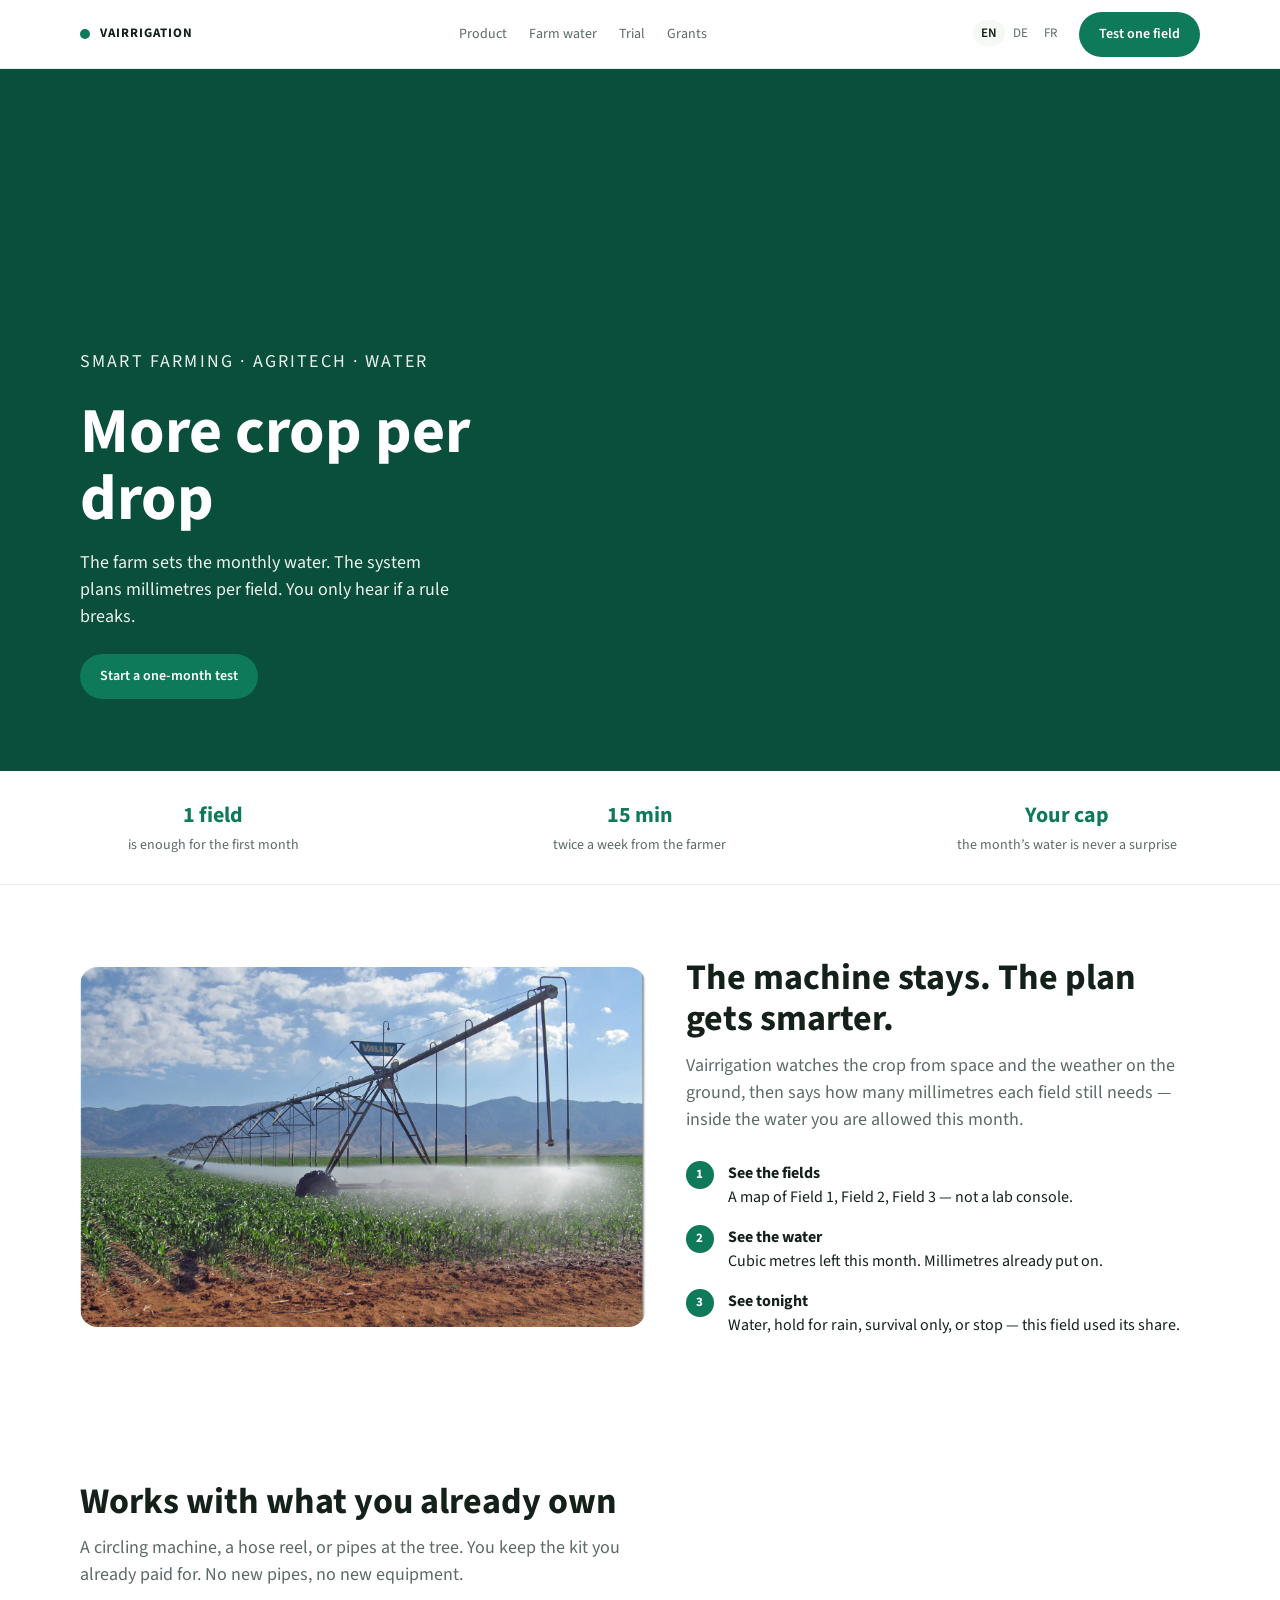
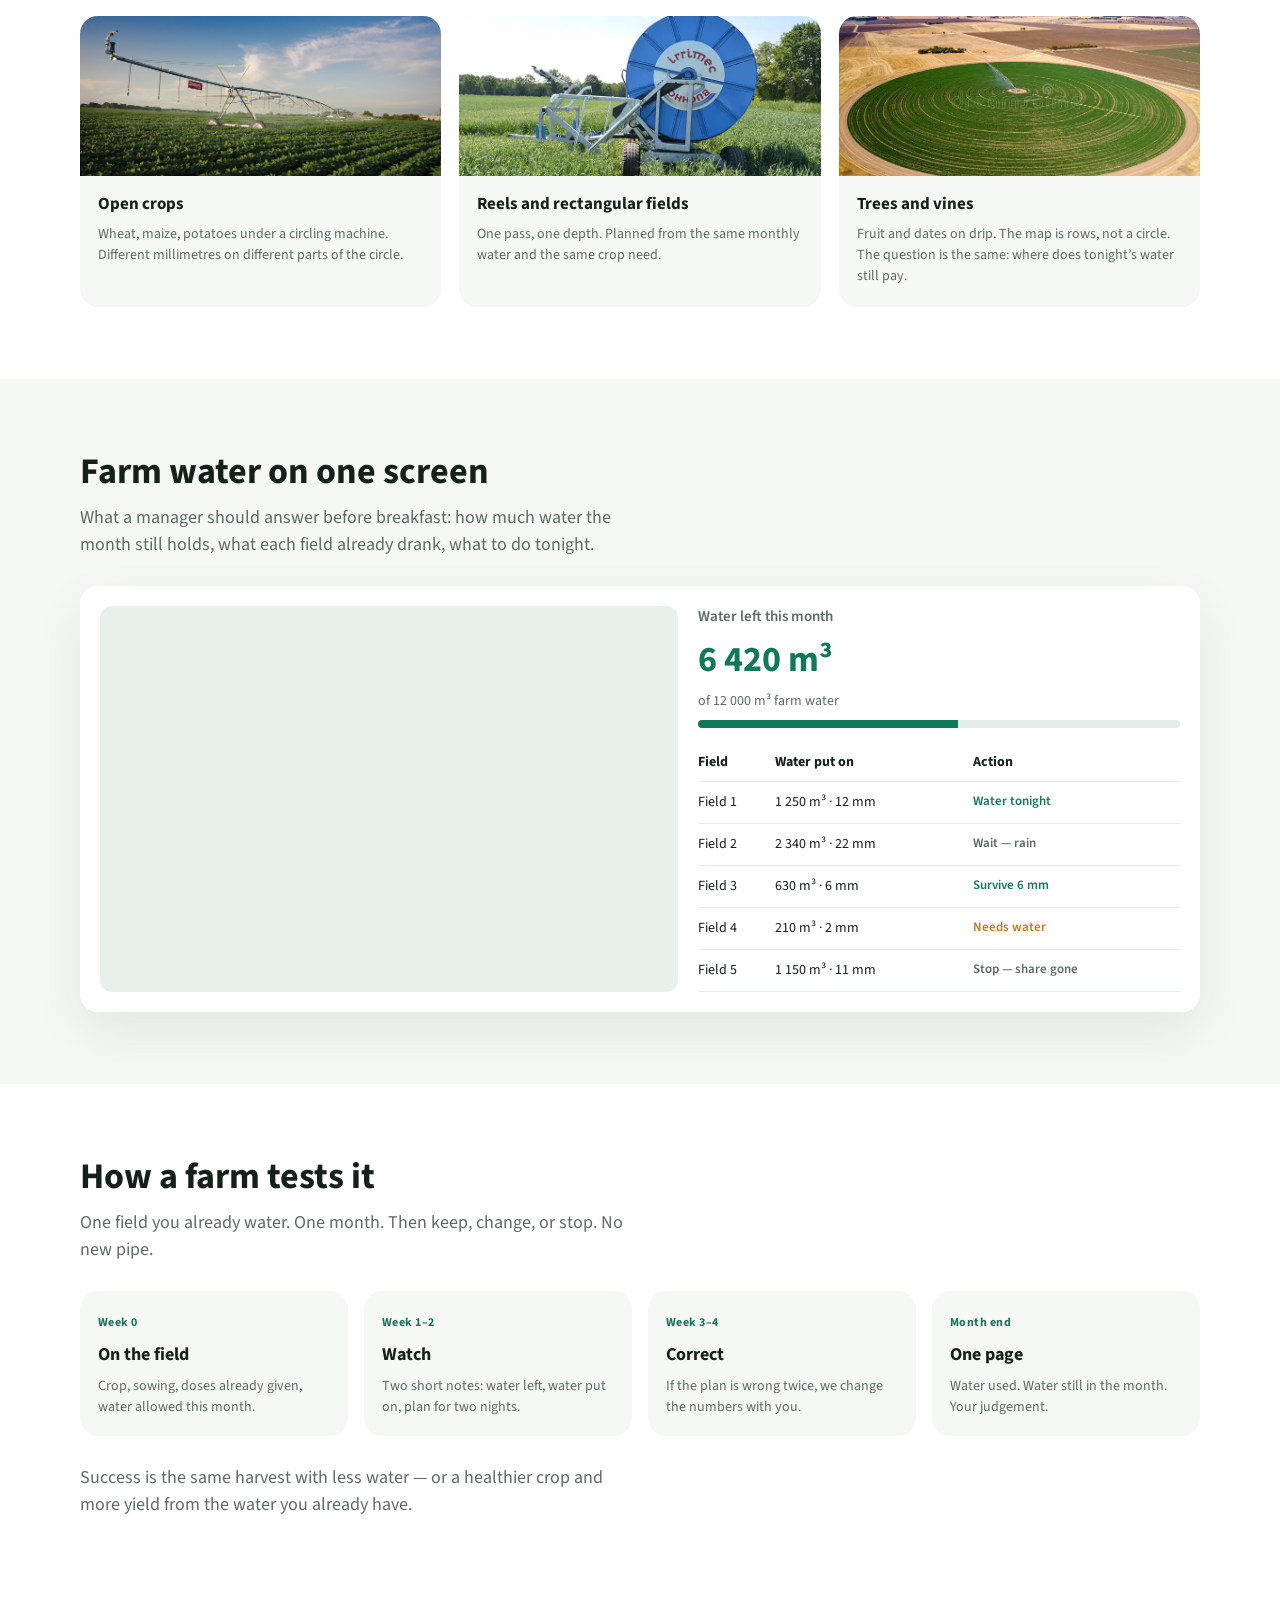
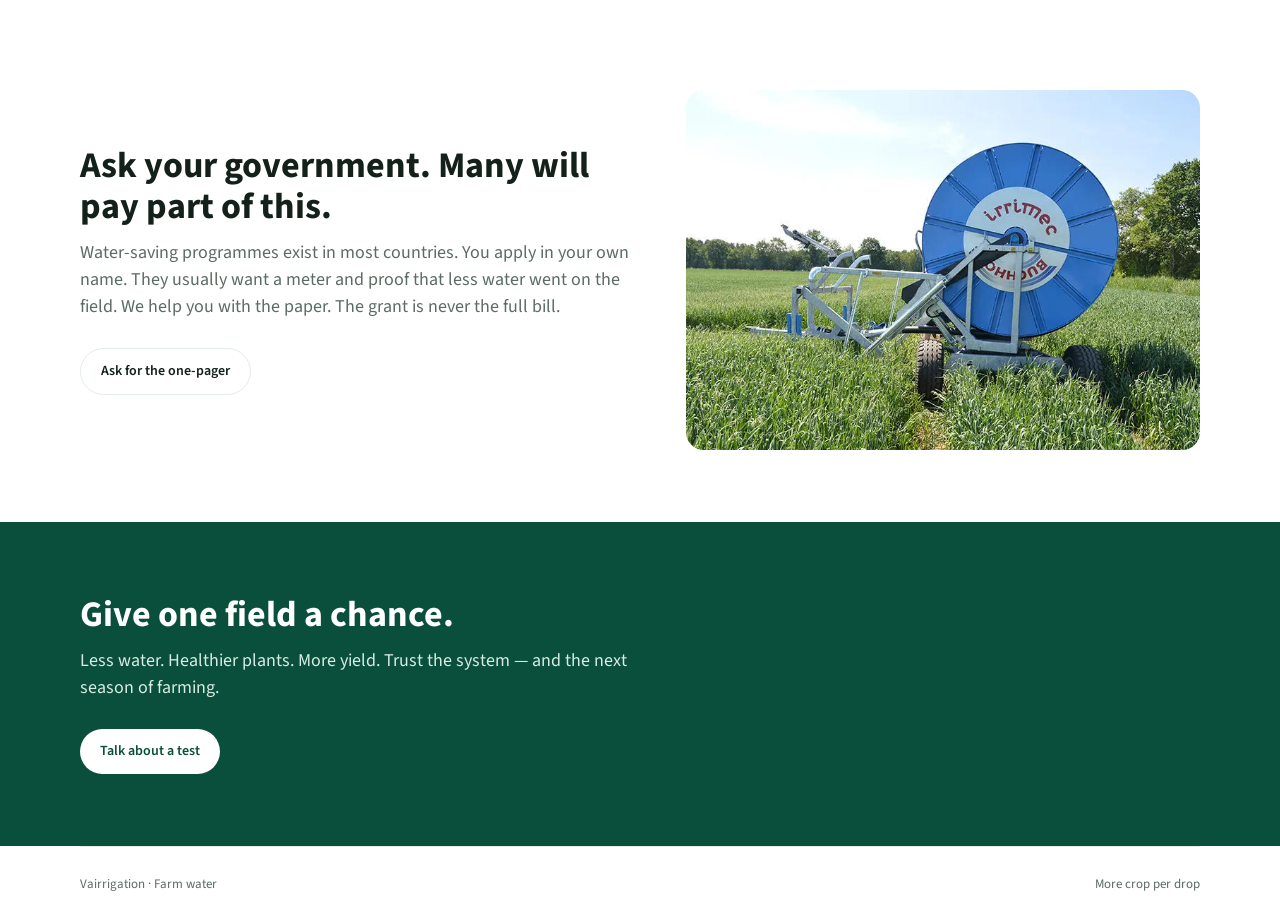
<file: index.html>
<!DOCTYPE html>
<html lang="en">
<head>
  <meta charset="utf-8" />
  <meta name="viewport" content="width=device-width, initial-scale=1" />
  <title>Vairrigation — More crop per drop</title>
  <link rel="preconnect" href="https://fonts.googleapis.com" />
  <link href="https://fonts.googleapis.com/css2?family=Source+Sans+3:wght@400;500;600;700&display=swap" rel="stylesheet" />
  <link rel="stylesheet" href="styles.css" />
</head>
<body>
  <nav>
    <div class="wrap">
      <a class="brand" href="#top"><i></i> VAIRRIGATION</a>
      <ul>
        <li><a href="#product">Product</a></li>
        <li><a href="#water">Farm water</a></li>
        <li><a href="#trial">Trial</a></li>
        <li><a href="#grants">Grants</a></li>
      </ul>
      <div class="nav-right">
        <div class="lang"><a class="on" href="index.html">EN</a><a href="de.html">DE</a><a href="fr.html">FR</a></div>
        <a class="btn" href="#trial">Test one field</a>
      </div>
    </div>
  </nav>

  <header class="hero" id="top">
    <div class="hero-bg" aria-hidden="true">
      <div class="hero-slide s1"></div>
      <div class="hero-slide s2"></div>
      <div class="hero-slide s3"></div>
    </div>
    <div class="wrap">
      <p class="kicker">Smart farming · Agritech · Water</p>
      <h1>More crop per drop</h1>
      <p>The farm sets the monthly water. The system plans millimetres per field. You only hear if a rule breaks.</p>
      <div class="hero-actions">
        <a class="btn" href="#trial">Start a one-month test</a>
      </div>
    </div>
  </header>

  <div class="stats">
    <div class="wrap" style="display:contents">
      <div><strong>1 field</strong><span>is enough for the first month</span></div>
      <div><strong>15 min</strong><span>twice a week from the farmer</span></div>
      <div><strong>Your cap</strong><span>the month’s water is never a surprise</span></div>
    </div>
  </div>

  <section id="product">
    <div class="wrap split">
      <img src="images/uNB9n.jpg" alt="Centre pivot watering a crop" />
      <div>
        <h2>The machine stays. The plan gets smarter.</h2>
        <p class="lede">Vairrigation watches the crop from space and the weather on the ground, then says how many millimetres each field still needs — inside the water you are allowed this month.</p>
        <ul class="list">
          <li><span class="num">1</span><div><strong>See the fields</strong><br />A map of Field 1, Field 2, Field 3 — not a lab console.</div></li>
          <li><span class="num">2</span><div><strong>See the water</strong><br />Cubic metres left this month. Millimetres already put on.</div></li>
          <li><span class="num">3</span><div><strong>See tonight</strong><br />Water, hold for rain, survival only, or stop — this field used its share.</div></li>
        </ul>
      </div>
    </div>
  </section>

  <section>
    <div class="wrap">
      <h2>Works with what you already own</h2>
      <p class="lede">A circling machine, a hose reel, or pipes at the tree. You keep the kit you already paid for. No new pipes, no new equipment.</p>
      <div class="cards">
        <article class="card">
          <img src="images/rwv1X.jpg" alt="Circling watering machine" />
          <div>
            <h3>Open crops</h3>
            <p>Wheat, maize, potatoes under a circling machine. Different millimetres on different parts of the circle.</p>
          </div>
        </article>
        <article class="card">
          <img src="images/AExFt.jpg" alt="Hose reel in a cereal field" />
          <div>
            <h3>Reels and rectangular fields</h3>
            <p>One pass, one depth. Planned from the same monthly water and the same crop need.</p>
          </div>
        </article>
        <article class="card">
          <img src="images/iKPam.jpg" alt="Circular irrigated field" />
          <div>
            <h3>Trees and vines</h3>
            <p>Fruit and dates on drip. The map is rows, not a circle. The question is the same: where does tonight’s water still pay.</p>
          </div>
        </article>
      </div>
    </div>
  </section>

  <section class="dash" id="water">
    <div class="wrap">
      <h2>Farm water on one screen</h2>
      <p class="lede">What a manager should answer before breakfast: how much water the month still holds, what each field already drank, what to do tonight.</p>
      <div class="dash-frame">
        <div class="dash-map">        </div>
        <div class="dash-side">
          <h3>Water left this month</h3>
          <div class="big">6 420 m³</div>
          <p style="color:var(--muted);font-size:14px">of 12 000 m³ farm water</p>
          <div class="bar"><span></span></div>
          <table>
            <thead>
              <tr><th>Field</th><th>Water put on</th><th>Action</th></tr>
            </thead>
            <tbody>
              <tr><td>Field 1</td><td>1 250 m³ · 12 mm</td><td class="tag go">Water tonight</td></tr>
              <tr><td>Field 2</td><td>2 340 m³ · 22 mm</td><td class="tag wait">Wait — rain</td></tr>
              <tr><td>Field 3</td><td>630 m³ · 6 mm</td><td class="tag go">Survive 6 mm</td></tr>
              <tr><td>Field 4</td><td>210 m³ · 2 mm</td><td class="tag alert">Needs water</td></tr>
              <tr><td>Field 5</td><td>1 150 m³ · 11 mm</td><td class="tag wait">Stop — share gone</td></tr>
            </tbody>
          </table>
        </div>
      </div>
    </div>
  </section>

  <section id="trial">
    <div class="wrap">
      <h2>How a farm tests it</h2>
      <p class="lede">One field you already water. One month. Then keep, change, or stop. No new pipe.</p>
      <div class="steps">
        <div class="step"><span>Week 0</span><h3>On the field</h3><p>Crop, sowing, doses already given, water allowed this month.</p></div>
        <div class="step"><span>Week 1–2</span><h3>Watch</h3><p>Two short notes: water left, water put on, plan for two nights.</p></div>
        <div class="step"><span>Week 3–4</span><h3>Correct</h3><p>If the plan is wrong twice, we change the numbers with you.</p></div>
        <div class="step"><span>Month end</span><h3>One page</h3><p>Water used. Water still in the month. Your judgement.</p></div>
      </div>
      <p class="lede" style="margin-top:28px">Success is the same harvest with less water — or a healthier crop and more yield from the water you already have.</p>
    </div>
  </section>

  <section id="grants">
    <div class="wrap split">
      <div>
        <h2>Ask your government. Many will pay part of this.</h2>
        <p class="lede">Water-saving programmes exist in most countries. You apply in your own name. They usually want a meter and proof that less water went on the field. We help you with the paper. The grant is never the full bill.</p>
        <a class="btn ghost" href="mailto:hello@vairrigation.com">Ask for the one-pager</a>
      </div>
      <img src="images/AExFt.jpg" alt="Irrigation reel" />
    </div>
  </section>

  <section class="cta">
    <div class="wrap">
      <h2>Give one field a chance.</h2>
      <p class="lede">Less water. Healthier plants. More yield. Trust the system — and the next season of farming.</p>
      <a class="btn" href="mailto:hello@vairrigation.com">Talk about a test</a>
    </div>
  </section>

  <div class="wrap">
    <footer>
      <span>Vairrigation · Farm water</span>
      <span>More crop per drop</span>
    </footer>
  </div>
</body>
</html>
</file>
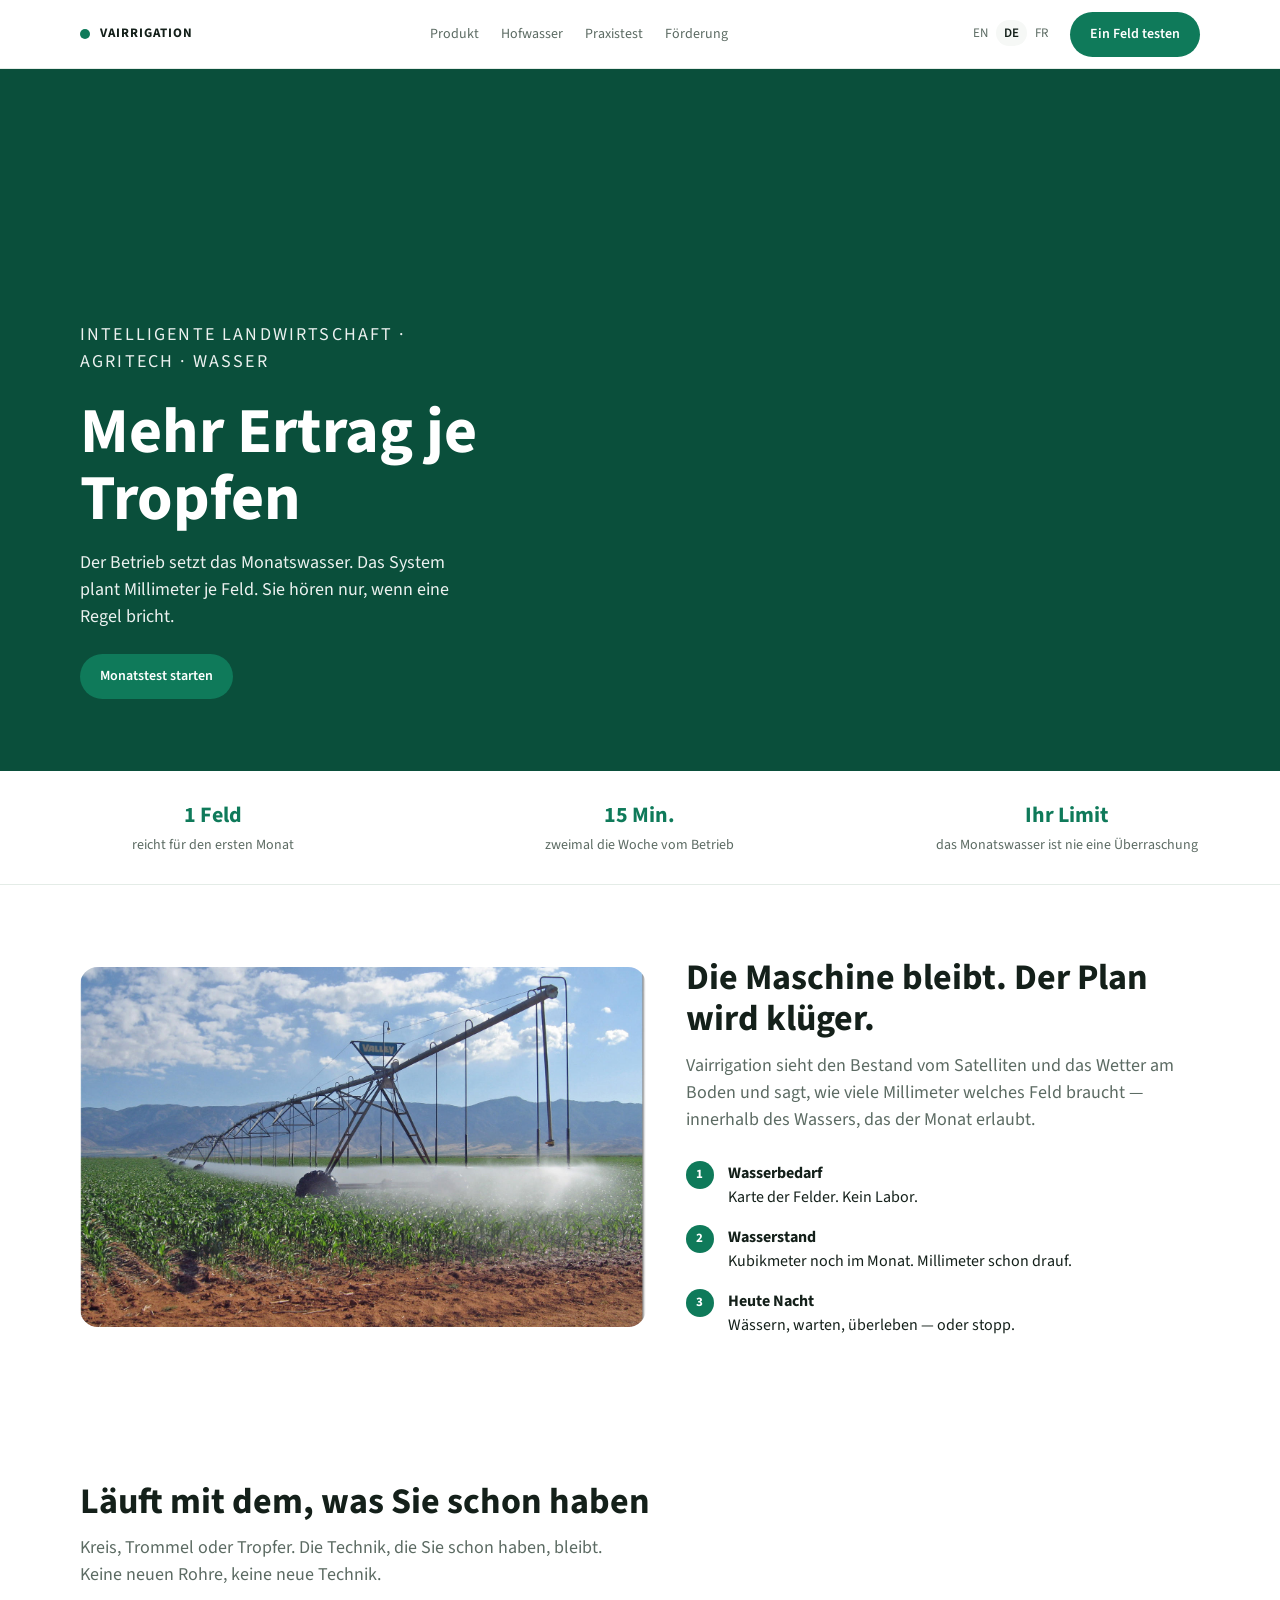
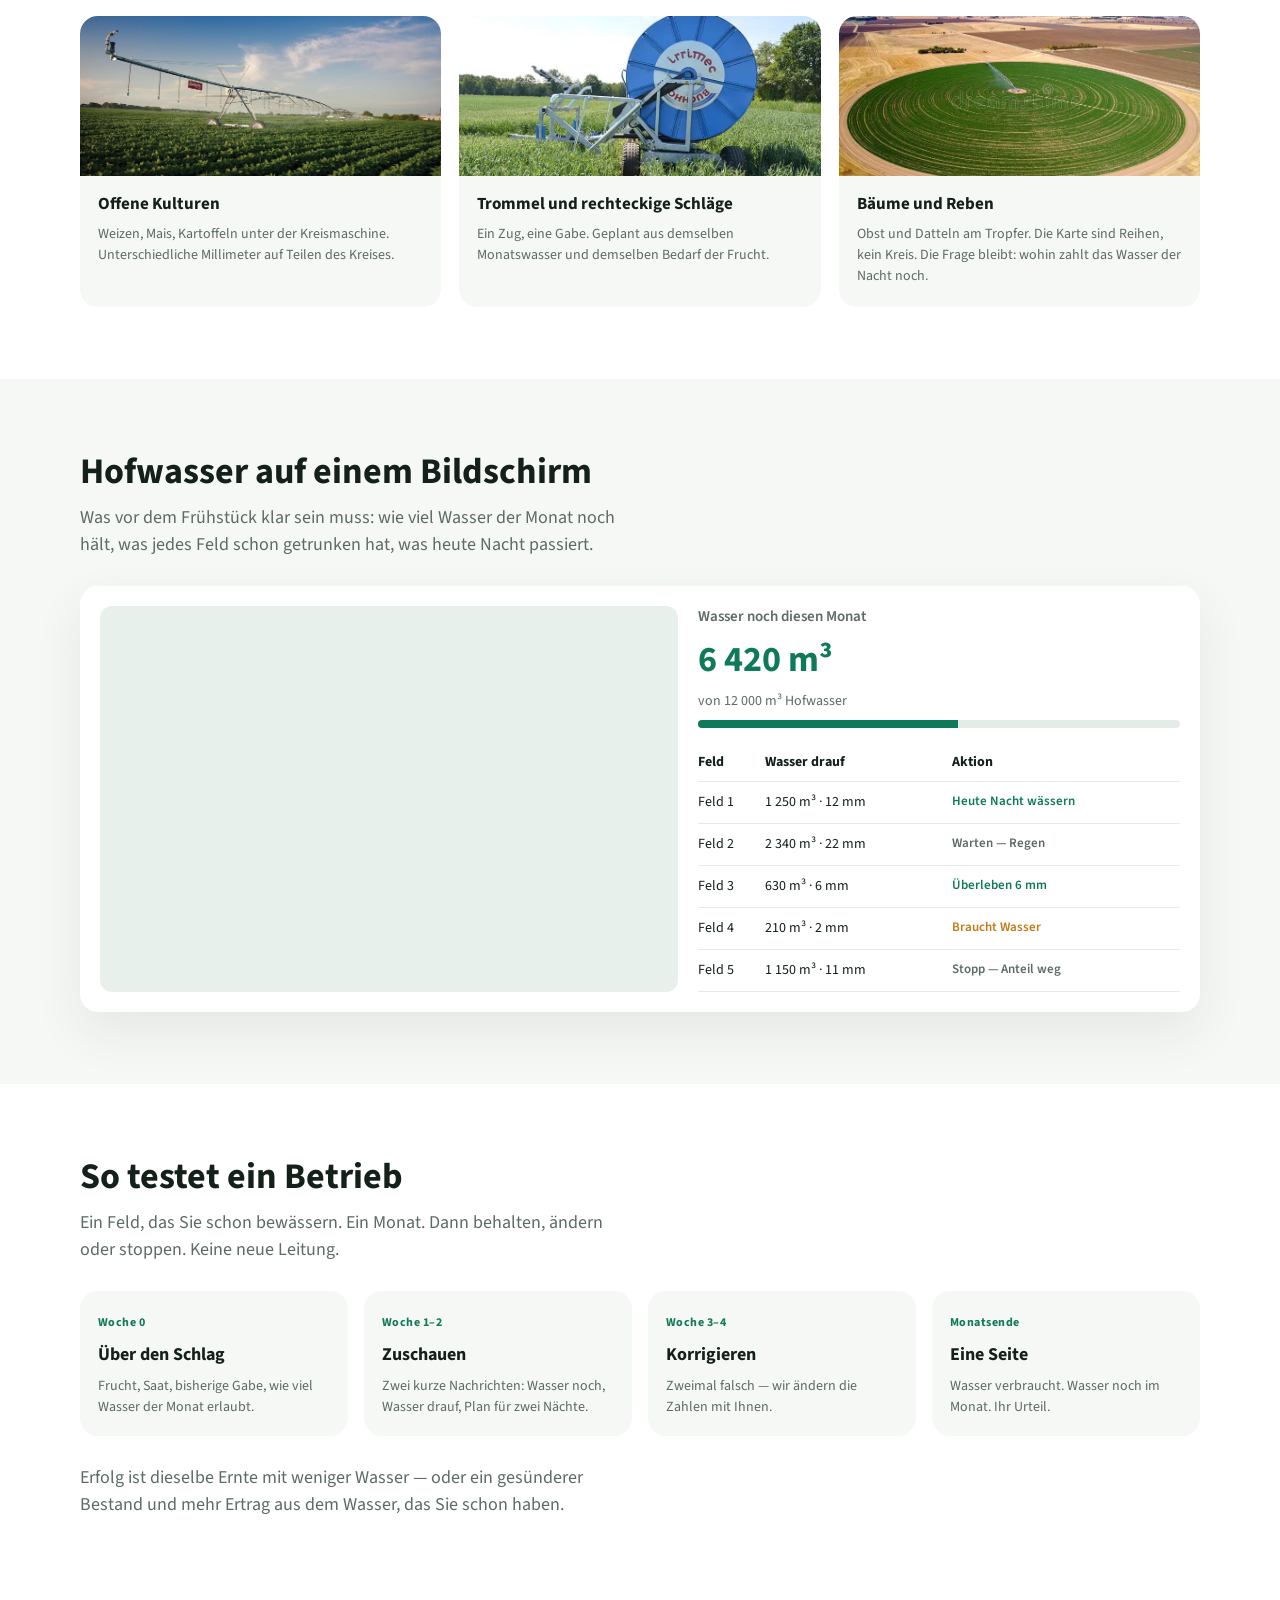
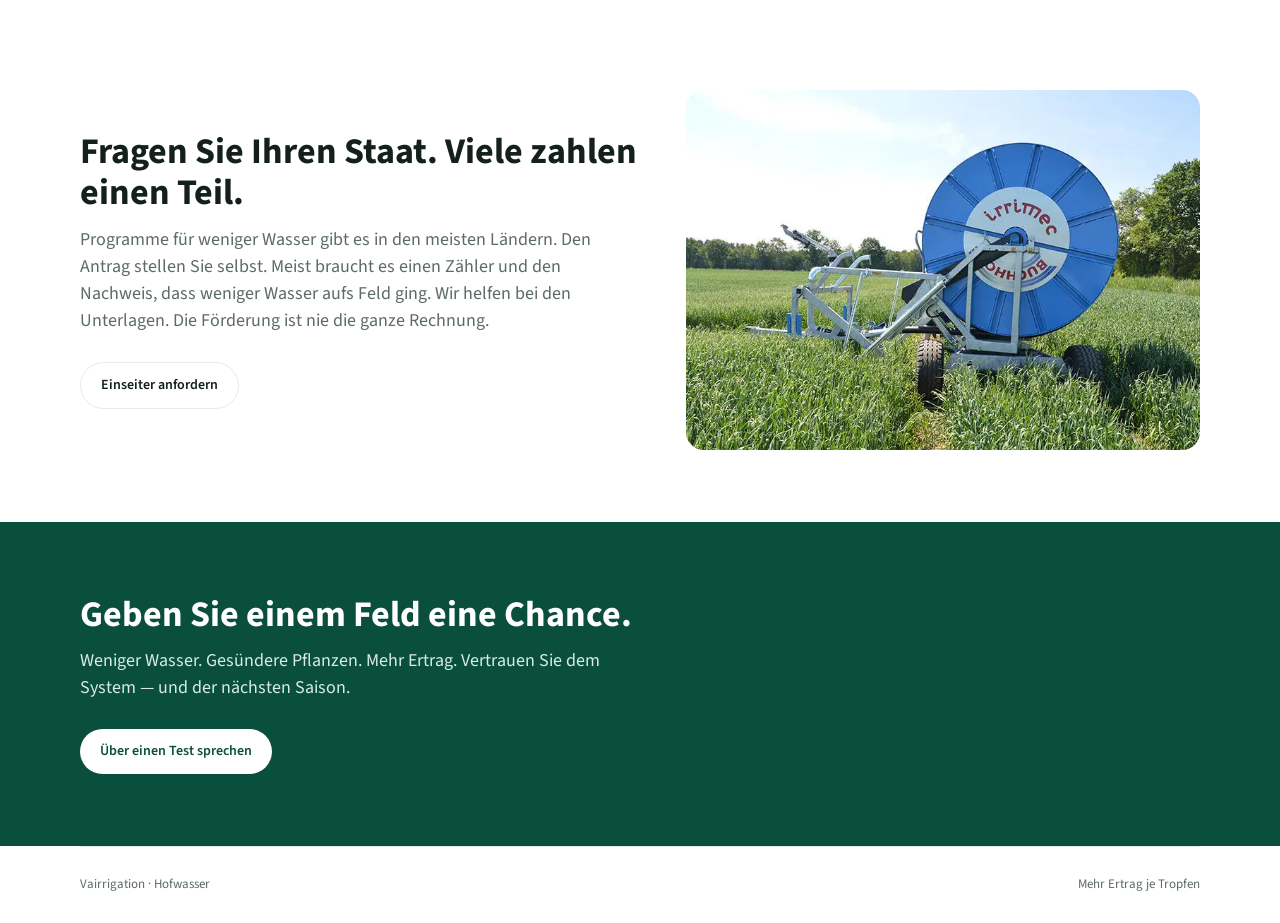
<file: de.html>
<!DOCTYPE html>
<html lang="de">
<head>
  <meta charset="utf-8" />
  <meta name="viewport" content="width=device-width, initial-scale=1" />
  <title>Vairrigation — Mehr Ertrag je Tropfen</title>
  <link rel="preconnect" href="https://fonts.googleapis.com" />
  <link href="https://fonts.googleapis.com/css2?family=Source+Sans+3:wght@400;500;600;700&display=swap" rel="stylesheet" />
  <link rel="stylesheet" href="styles.css" />
</head>
<body>
  <nav>
    <div class="wrap">
      <a class="brand" href="#top"><i></i> VAIRRIGATION</a>
      <ul>
        <li><a href="#product">Produkt</a></li>
        <li><a href="#water">Hofwasser</a></li>
        <li><a href="#trial">Praxistest</a></li>
        <li><a href="#grants">Förderung</a></li>
      </ul>
      <div class="nav-right">
        <div class="lang"><a href="index.html">EN</a><a class="on" href="de.html">DE</a><a href="fr.html">FR</a></div>
        <a class="btn" href="#trial">Ein Feld testen</a>
      </div>
    </div>
  </nav>

  <header class="hero" id="top">
    <div class="hero-bg" aria-hidden="true">
      <div class="hero-slide s1"></div>
      <div class="hero-slide s2"></div>
      <div class="hero-slide s3"></div>
    </div>
    <div class="wrap">
      <p class="kicker">Intelligente Landwirtschaft · Agritech · Wasser</p>
      <h1>Mehr Ertrag je Tropfen</h1>
      <p>Der Betrieb setzt das Monatswasser. Das System plant Millimeter je Feld. Sie hören nur, wenn eine Regel bricht.</p>
      <div class="hero-actions">
        <a class="btn" href="#trial">Monatstest starten</a>
      </div>
    </div>
  </header>

  <div class="stats">
    <div class="wrap" style="display:contents">
      <div><strong>1 Feld</strong><span>reicht für den ersten Monat</span></div>
      <div><strong>15 Min.</strong><span>zweimal die Woche vom Betrieb</span></div>
      <div><strong>Ihr Limit</strong><span>das Monatswasser ist nie eine Überraschung</span></div>
    </div>
  </div>

  <section id="product">
    <div class="wrap split">
      <img src="images/uNB9n.jpg" alt="Kreisberegnung auf dem Feld" />
      <div>
        <h2>Die Maschine bleibt. Der Plan wird klüger.</h2>
        <p class="lede">Vairrigation sieht den Bestand vom Satelliten und das Wetter am Boden und sagt, wie viele Millimeter welches Feld braucht — innerhalb des Wassers, das der Monat erlaubt.</p>
        <ul class="list">
          <li><span class="num">1</span><div><strong>Wasserbedarf</strong><br />Karte der Felder. Kein Labor.</div></li>
          <li><span class="num">2</span><div><strong>Wasserstand</strong><br />Kubikmeter noch im Monat. Millimeter schon drauf.</div></li>
          <li><span class="num">3</span><div><strong>Heute Nacht</strong><br />Wässern, warten, überleben — oder stopp.</div></li>
        </ul>
      </div>
    </div>
  </section>

  <section>
    <div class="wrap">
      <h2>Läuft mit dem, was Sie schon haben</h2>
      <p class="lede">Kreis, Trommel oder Tropfer. Die Technik, die Sie schon haben, bleibt. Keine neuen Rohre, keine neue Technik.</p>
      <div class="cards">
        <article class="card">
          <img src="images/rwv1X.jpg" alt="Kreisberegnung" />
          <div>
            <h3>Offene Kulturen</h3>
            <p>Weizen, Mais, Kartoffeln unter der Kreismaschine. Unterschiedliche Millimeter auf Teilen des Kreises.</p>
          </div>
        </article>
        <article class="card">
          <img src="images/AExFt.jpg" alt="Trommelberegnung" />
          <div>
            <h3>Trommel und rechteckige Schläge</h3>
            <p>Ein Zug, eine Gabe. Geplant aus demselben Monatswasser und demselben Bedarf der Frucht.</p>
          </div>
        </article>
        <article class="card">
          <img src="images/iKPam.jpg" alt="Beregneter Schlag" />
          <div>
            <h3>Bäume und Reben</h3>
            <p>Obst und Datteln am Tropfer. Die Karte sind Reihen, kein Kreis. Die Frage bleibt: wohin zahlt das Wasser der Nacht noch.</p>
          </div>
        </article>
      </div>
    </div>
  </section>

  <section class="dash" id="water">
    <div class="wrap">
      <h2>Hofwasser auf einem Bildschirm</h2>
      <p class="lede">Was vor dem Frühstück klar sein muss: wie viel Wasser der Monat noch hält, was jedes Feld schon getrunken hat, was heute Nacht passiert.</p>
      <div class="dash-frame">
        <div class="dash-map">        </div>
        <div class="dash-side">
          <h3>Wasser noch diesen Monat</h3>
          <div class="big">6 420 m³</div>
          <p style="color:var(--muted);font-size:14px">von 12 000 m³ Hofwasser</p>
          <div class="bar"><span></span></div>
          <table>
            <thead>
              <tr><th>Feld</th><th>Wasser drauf</th><th>Aktion</th></tr>
            </thead>
            <tbody>
              <tr><td>Feld 1</td><td>1 250 m³ · 12 mm</td><td class="tag go">Heute Nacht wässern</td></tr>
              <tr><td>Feld 2</td><td>2 340 m³ · 22 mm</td><td class="tag wait">Warten — Regen</td></tr>
              <tr><td>Feld 3</td><td>630 m³ · 6 mm</td><td class="tag go">Überleben 6 mm</td></tr>
              <tr><td>Feld 4</td><td>210 m³ · 2 mm</td><td class="tag alert">Braucht Wasser</td></tr>
              <tr><td>Feld 5</td><td>1 150 m³ · 11 mm</td><td class="tag wait">Stopp — Anteil weg</td></tr>
            </tbody>
          </table>
        </div>
      </div>
    </div>
  </section>

  <section id="trial">
    <div class="wrap">
      <h2>So testet ein Betrieb</h2>
      <p class="lede">Ein Feld, das Sie schon bewässern. Ein Monat. Dann behalten, ändern oder stoppen. Keine neue Leitung.</p>
      <div class="steps">
        <div class="step"><span>Woche 0</span><h3>Über den Schlag</h3><p>Frucht, Saat, bisherige Gabe, wie viel Wasser der Monat erlaubt.</p></div>
        <div class="step"><span>Woche 1–2</span><h3>Zuschauen</h3><p>Zwei kurze Nachrichten: Wasser noch, Wasser drauf, Plan für zwei Nächte.</p></div>
        <div class="step"><span>Woche 3–4</span><h3>Korrigieren</h3><p>Zweimal falsch — wir ändern die Zahlen mit Ihnen.</p></div>
        <div class="step"><span>Monatsende</span><h3>Eine Seite</h3><p>Wasser verbraucht. Wasser noch im Monat. Ihr Urteil.</p></div>
      </div>
      <p class="lede" style="margin-top:28px">Erfolg ist dieselbe Ernte mit weniger Wasser — oder ein gesünderer Bestand und mehr Ertrag aus dem Wasser, das Sie schon haben.</p>
    </div>
  </section>

  <section id="grants">
    <div class="wrap split">
      <div>
        <h2>Fragen Sie Ihren Staat. Viele zahlen einen Teil.</h2>
        <p class="lede">Programme für weniger Wasser gibt es in den meisten Ländern. Den Antrag stellen Sie selbst. Meist braucht es einen Zähler und den Nachweis, dass weniger Wasser aufs Feld ging. Wir helfen bei den Unterlagen. Die Förderung ist nie die ganze Rechnung.</p>
        <a class="btn ghost" href="mailto:hello@vairrigation.com">Einseiter anfordern</a>
      </div>
      <img src="images/AExFt.jpg" alt="Trommelberegnung" />
    </div>
  </section>

  <section class="cta">
    <div class="wrap">
      <h2>Geben Sie einem Feld eine Chance.</h2>
      <p class="lede">Weniger Wasser. Gesündere Pflanzen. Mehr Ertrag. Vertrauen Sie dem System — und der nächsten Saison.</p>
      <a class="btn" href="mailto:hello@vairrigation.com">Über einen Test sprechen</a>
    </div>
  </section>

  <div class="wrap">
    <footer>
      <span>Vairrigation · Hofwasser</span>
      <span>Mehr Ertrag je Tropfen</span>
    </footer>
  </div>
</body>
</html>
</file>
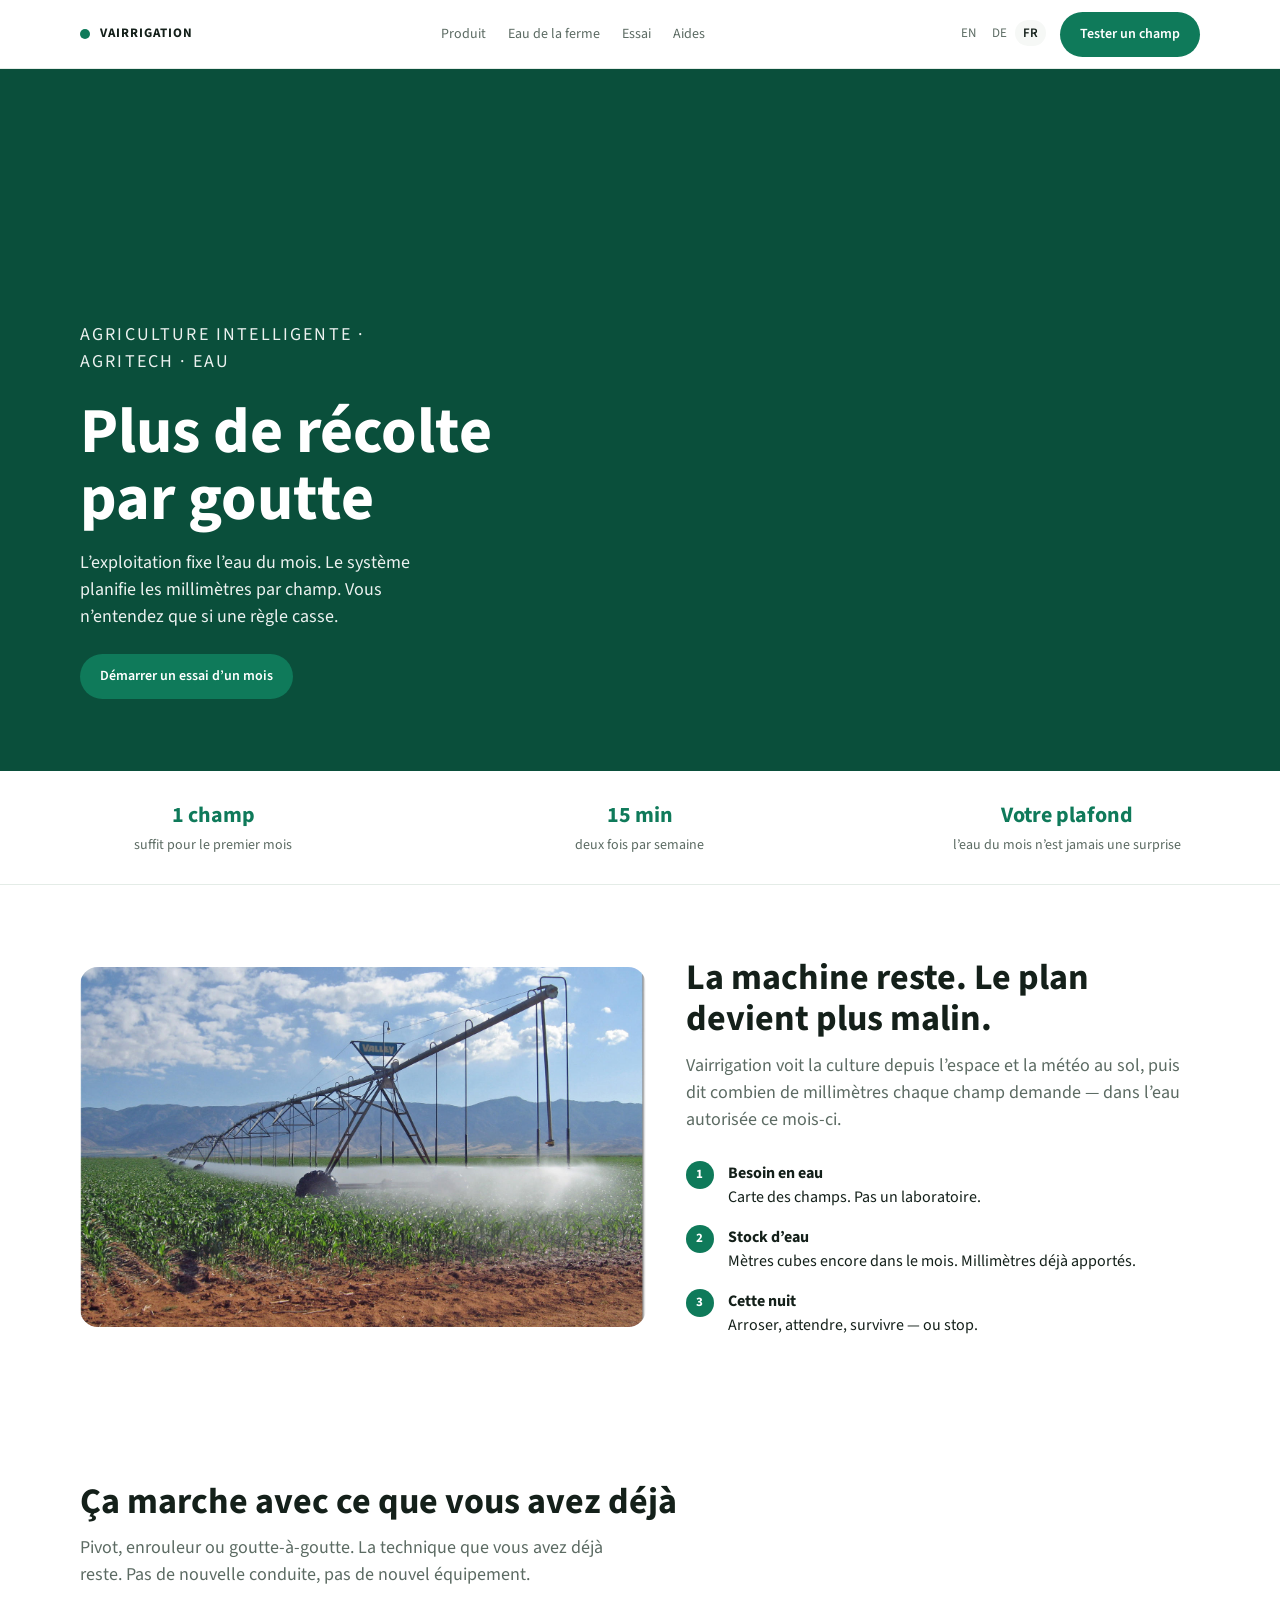
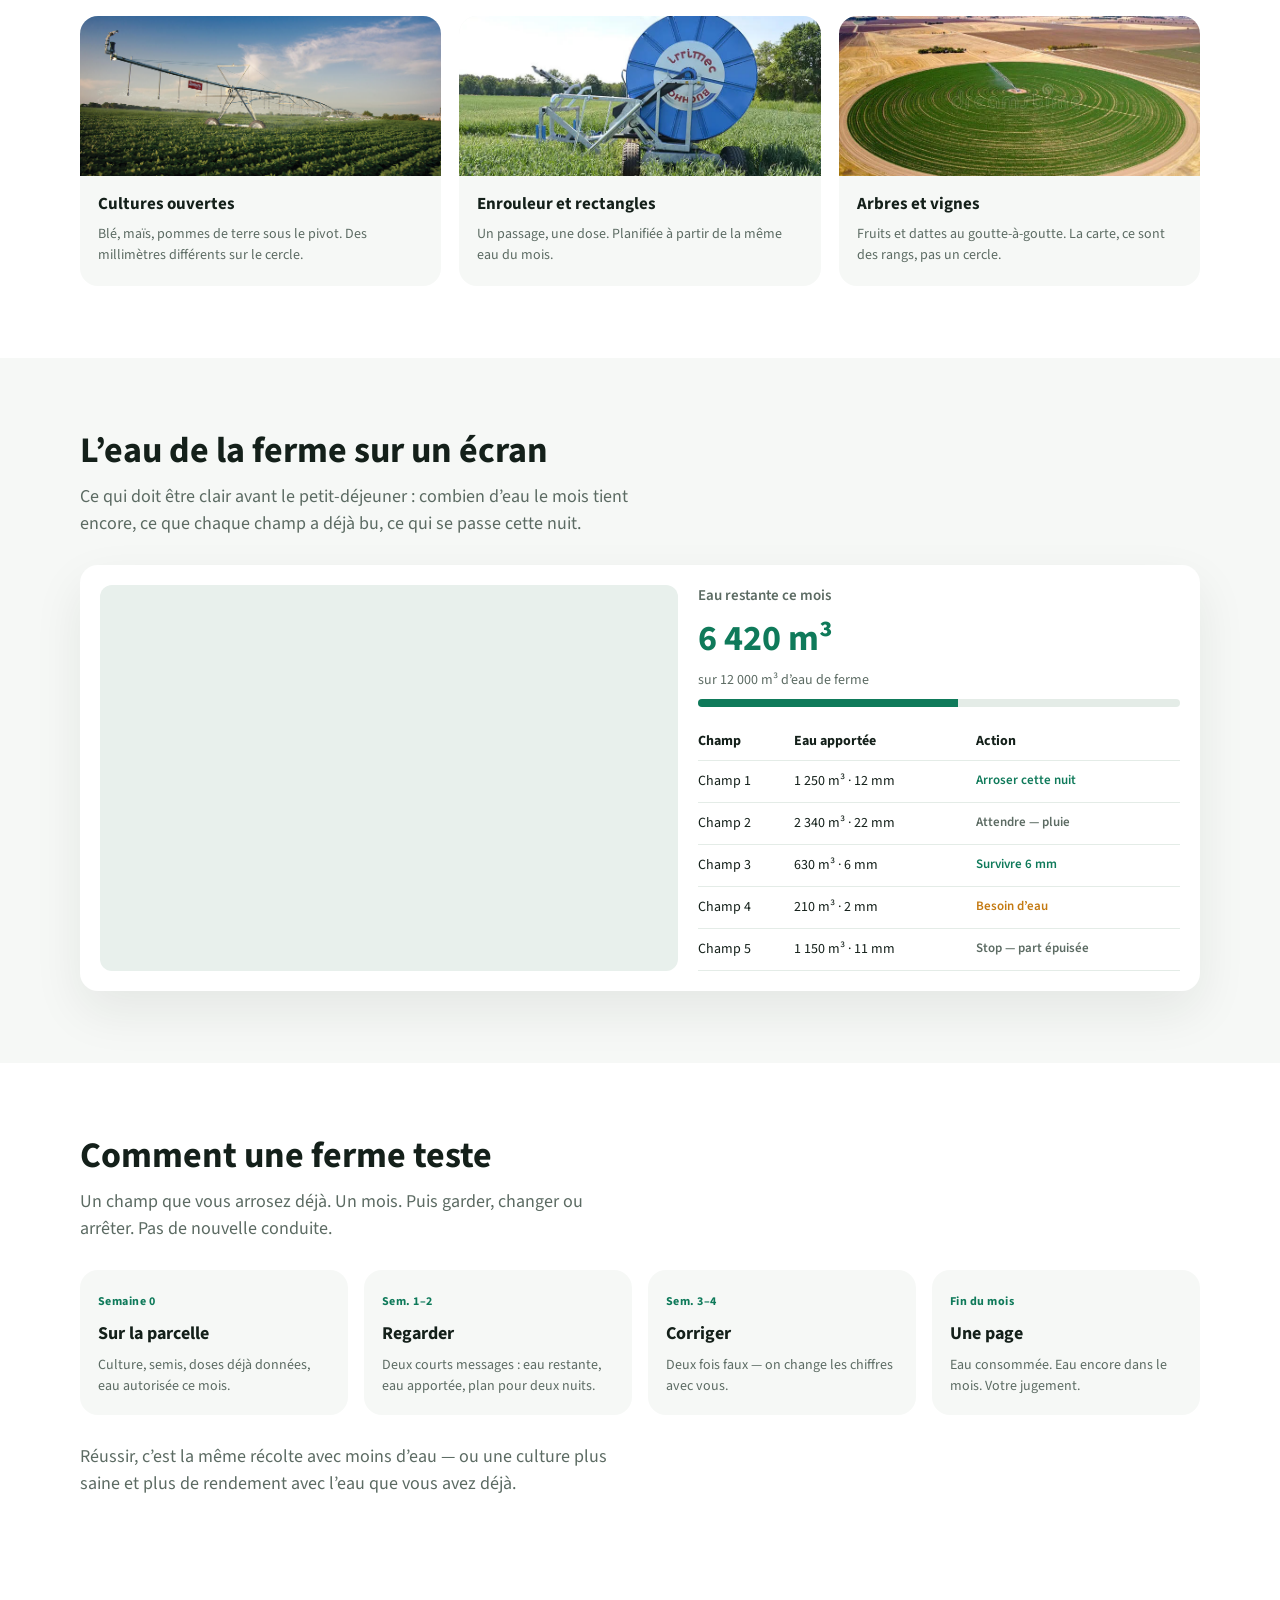
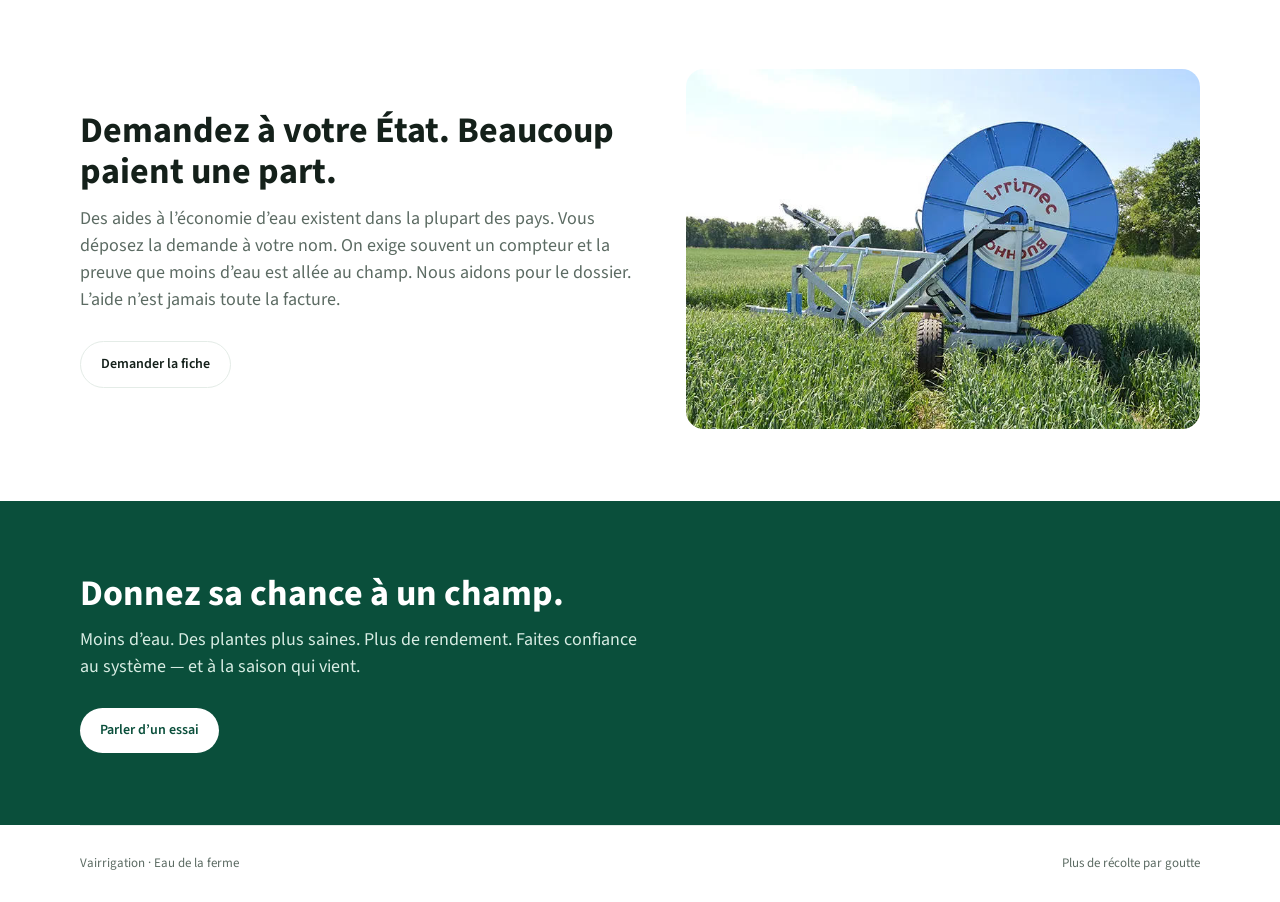
<file: fr.html>
<!DOCTYPE html>
<html lang="fr">
<head>
  <meta charset="utf-8" />
  <meta name="viewport" content="width=device-width, initial-scale=1" />
  <title>Vairrigation — Plus de récolte par goutte</title>
  <link rel="preconnect" href="https://fonts.googleapis.com" />
  <link href="https://fonts.googleapis.com/css2?family=Source+Sans+3:wght@400;500;600;700&display=swap" rel="stylesheet" />
  <link rel="stylesheet" href="styles.css" />
</head>
<body>
  <nav>
    <div class="wrap">
      <a class="brand" href="#top"><i></i> VAIRRIGATION</a>
      <ul>
        <li><a href="#product">Produit</a></li>
        <li><a href="#water">Eau de la ferme</a></li>
        <li><a href="#trial">Essai</a></li>
        <li><a href="#grants">Aides</a></li>
      </ul>
      <div class="nav-right">
        <div class="lang"><a href="index.html">EN</a><a href="de.html">DE</a><a class="on" href="fr.html">FR</a></div>
        <a class="btn" href="#trial">Tester un champ</a>
      </div>
    </div>
  </nav>

  <header class="hero" id="top">
    <div class="hero-bg" aria-hidden="true">
      <div class="hero-slide s1"></div>
      <div class="hero-slide s2"></div>
      <div class="hero-slide s3"></div>
    </div>
    <div class="wrap">
      <p class="kicker">Agriculture intelligente · Agritech · Eau</p>
      <h1>Plus de récolte par goutte</h1>
      <p>L’exploitation fixe l’eau du mois. Le système planifie les millimètres par champ. Vous n’entendez que si une règle casse.</p>
      <div class="hero-actions">
        <a class="btn" href="#trial">Démarrer un essai d’un mois</a>
      </div>
    </div>
  </header>

  <div class="stats">
    <div class="wrap" style="display:contents">
      <div><strong>1 champ</strong><span>suffit pour le premier mois</span></div>
      <div><strong>15 min</strong><span>deux fois par semaine</span></div>
      <div><strong>Votre plafond</strong><span>l’eau du mois n’est jamais une surprise</span></div>
    </div>
  </div>

  <section id="product">
    <div class="wrap split">
      <img src="images/uNB9n.jpg" alt="Pivot sur le champ" />
      <div>
        <h2>La machine reste. Le plan devient plus malin.</h2>
        <p class="lede">Vairrigation voit la culture depuis l’espace et la météo au sol, puis dit combien de millimètres chaque champ demande — dans l’eau autorisée ce mois-ci.</p>
        <ul class="list">
          <li><span class="num">1</span><div><strong>Besoin en eau</strong><br />Carte des champs. Pas un laboratoire.</div></li>
          <li><span class="num">2</span><div><strong>Stock d’eau</strong><br />Mètres cubes encore dans le mois. Millimètres déjà apportés.</div></li>
          <li><span class="num">3</span><div><strong>Cette nuit</strong><br />Arroser, attendre, survivre — ou stop.</div></li>
        </ul>
      </div>
    </div>
  </section>

  <section>
    <div class="wrap">
      <h2>Ça marche avec ce que vous avez déjà</h2>
      <p class="lede">Pivot, enrouleur ou goutte-à-goutte. La technique que vous avez déjà reste. Pas de nouvelle conduite, pas de nouvel équipement.</p>
      <div class="cards">
        <article class="card">
          <img src="images/rwv1X.jpg" alt="Pivot" />
          <div>
            <h3>Cultures ouvertes</h3>
            <p>Blé, maïs, pommes de terre sous le pivot. Des millimètres différents sur le cercle.</p>
          </div>
        </article>
        <article class="card">
          <img src="images/AExFt.jpg" alt="Enrouleur" />
          <div>
            <h3>Enrouleur et rectangles</h3>
            <p>Un passage, une dose. Planifiée à partir de la même eau du mois.</p>
          </div>
        </article>
        <article class="card">
          <img src="images/iKPam.jpg" alt="Vignes" />
          <div>
            <h3>Arbres et vignes</h3>
            <p>Fruits et dattes au goutte-à-goutte. La carte, ce sont des rangs, pas un cercle.</p>
          </div>
        </article>
      </div>
    </div>
  </section>

  <section class="dash" id="water">
    <div class="wrap">
      <h2>L’eau de la ferme sur un écran</h2>
      <p class="lede">Ce qui doit être clair avant le petit-déjeuner : combien d’eau le mois tient encore, ce que chaque champ a déjà bu, ce qui se passe cette nuit.</p>
      <div class="dash-frame">
        <div class="dash-map">        </div>
        <div class="dash-side">
          <h3>Eau restante ce mois</h3>
          <div class="big">6 420 m³</div>
          <p style="color:var(--muted);font-size:14px">sur 12 000 m³ d’eau de ferme</p>
          <div class="bar"><span></span></div>
          <table>
            <thead>
              <tr><th>Champ</th><th>Eau apportée</th><th>Action</th></tr>
            </thead>
            <tbody>
              <tr><td>Champ 1</td><td>1 250 m³ · 12 mm</td><td class="tag go">Arroser cette nuit</td></tr>
              <tr><td>Champ 2</td><td>2 340 m³ · 22 mm</td><td class="tag wait">Attendre — pluie</td></tr>
              <tr><td>Champ 3</td><td>630 m³ · 6 mm</td><td class="tag go">Survivre 6 mm</td></tr>
              <tr><td>Champ 4</td><td>210 m³ · 2 mm</td><td class="tag alert">Besoin d’eau</td></tr>
              <tr><td>Champ 5</td><td>1 150 m³ · 11 mm</td><td class="tag wait">Stop — part épuisée</td></tr>
            </tbody>
          </table>
        </div>
      </div>
    </div>
  </section>

  <section id="trial">
    <div class="wrap">
      <h2>Comment une ferme teste</h2>
      <p class="lede">Un champ que vous arrosez déjà. Un mois. Puis garder, changer ou arrêter. Pas de nouvelle conduite.</p>
      <div class="steps">
        <div class="step"><span>Semaine 0</span><h3>Sur la parcelle</h3><p>Culture, semis, doses déjà données, eau autorisée ce mois.</p></div>
        <div class="step"><span>Sem. 1–2</span><h3>Regarder</h3><p>Deux courts messages : eau restante, eau apportée, plan pour deux nuits.</p></div>
        <div class="step"><span>Sem. 3–4</span><h3>Corriger</h3><p>Deux fois faux — on change les chiffres avec vous.</p></div>
        <div class="step"><span>Fin du mois</span><h3>Une page</h3><p>Eau consommée. Eau encore dans le mois. Votre jugement.</p></div>
      </div>
      <p class="lede" style="margin-top:28px">Réussir, c’est la même récolte avec moins d’eau — ou une culture plus saine et plus de rendement avec l’eau que vous avez déjà.</p>
    </div>
  </section>

  <section id="grants">
    <div class="wrap split">
      <div>
        <h2>Demandez à votre État. Beaucoup paient une part.</h2>
        <p class="lede">Des aides à l’économie d’eau existent dans la plupart des pays. Vous déposez la demande à votre nom. On exige souvent un compteur et la preuve que moins d’eau est allée au champ. Nous aidons pour le dossier. L’aide n’est jamais toute la facture.</p>
        <a class="btn ghost" href="mailto:hello@vairrigation.com">Demander la fiche</a>
      </div>
      <img src="images/AExFt.jpg" alt="Enrouleur" />
    </div>
  </section>

  <section class="cta">
    <div class="wrap">
      <h2>Donnez sa chance à un champ.</h2>
      <p class="lede">Moins d’eau. Des plantes plus saines. Plus de rendement. Faites confiance au système — et à la saison qui vient.</p>
      <a class="btn" href="mailto:hello@vairrigation.com">Parler d’un essai</a>
    </div>
  </section>

  <div class="wrap">
    <footer>
      <span>Vairrigation · Eau de la ferme</span>
      <span>Plus de récolte par goutte</span>
    </footer>
  </div>
</body>
</html>
</file>
<file: styles.css>
:root {
  --green: #0f7a5a;
  --green-dark: #0a4f3b;
  --ink: #14201a;
  --muted: #5c6b63;
  --line: #e4ece7;
  --paper: #f6f8f6;
  --white: #ffffff;
  --amber: #c47a12;
  --radius: 18px;
  --shadow: 0 20px 50px rgba(20, 32, 26, 0.08);
  --max: 1120px;
}
* { box-sizing: border-box; margin: 0; padding: 0; }
html { scroll-behavior: smooth; }
body {
  font-family: "Source Sans 3", "Segoe UI", sans-serif;
  color: var(--ink);
  background: var(--white);
  line-height: 1.5;
}
img { max-width: 100%; display: block; }
a { color: inherit; text-decoration: none; }
.wrap { width: min(var(--max), calc(100% - 40px)); margin: 0 auto; }

nav {
  position: sticky; top: 0; z-index: 20;
  background: rgba(255,255,255,0.92);
  backdrop-filter: blur(12px);
  border-bottom: 1px solid var(--line);
}
nav .wrap { display: flex; align-items: center; justify-content: space-between; height: 68px; gap: 16px; }
.brand { display: flex; align-items: center; gap: 10px; font-weight: 700; letter-spacing: 0.08em; font-size: 13px; }
.brand i { width: 10px; height: 10px; background: var(--green); border-radius: 50%; display: inline-block; }
nav ul { display: flex; gap: 22px; list-style: none; font-size: 14px; color: var(--muted); }
nav ul a:hover { color: var(--ink); }
.nav-right { display: flex; align-items: center; gap: 14px; }
.lang { font-size: 13px; color: var(--muted); }
.lang a { padding: 4px 8px; border-radius: 999px; }
.lang a.on { background: var(--paper); color: var(--ink); font-weight: 600; }
.btn {
  display: inline-flex; align-items: center; justify-content: center;
  background: var(--green); color: white; border: 0;
  padding: 12px 20px; border-radius: 999px; font-weight: 600; font-size: 14px;
}
.btn.ghost { background: transparent; color: var(--ink); border: 1px solid var(--line); }
.btn:hover { background: var(--green-dark); color: white; }

.hero {
  position: relative; min-height: 78vh;
  display: grid; align-items: end;
  color: white;
  background: #0a4f3b;
  overflow: hidden;
}
.hero-bg {
  position: absolute; inset: 0;
  pointer-events: none;
}
.hero-slide {
  position: absolute; inset: -8%;
  background-position: center;
  background-size: cover;
  background-repeat: no-repeat;
  opacity: 0;
  animation: heroFade 36s ease-in-out infinite, heroDrift 36s ease-in-out infinite;
}
.hero-slide.s1 {
  background-image: url("images/hero1-web.jpg");
  animation-delay: 0s, 0s;
}
.hero-slide.s2 {
  background-image: url("images/hero2-web.jpg");
  animation-delay: 12s, 12s;
}
.hero-slide.s3 {
  background-image: url("images/hero3-web.jpg");
  animation-delay: 24s, 24s;
}
@keyframes heroFade {
  0%, 28% { opacity: 1; }
  33%, 95% { opacity: 0; }
  100% { opacity: 1; }
}
@keyframes heroDrift {
  0% { transform: scale(1.08) translate3d(0, 0, 0); }
  100% { transform: scale(1.12) translate3d(-1.5%, -1%, 0); }
}
.hero .wrap { position: relative; z-index: 1; padding: 0 0 72px; }
.kicker { font-size: 13px; letter-spacing: 0.12em; text-transform: uppercase; opacity: 0.85; margin-bottom: 12px; }
.hero h1 { font-size: clamp(36px, 6vw, 64px); font-weight: 700; line-height: 1.05; max-width: 14ch; }
.hero p { font-size: 18px; max-width: 42ch; margin: 16px 0 24px; opacity: 0.92; }
.hero-actions { display: flex; gap: 12px; flex-wrap: wrap; }
.stats {
  display: grid; grid-template-columns: repeat(3, 1fr);
  border-bottom: 1px solid var(--line);
}
.stats div { padding: 28px 20px; text-align: center; }
.stats strong { display: block; font-size: 22px; color: var(--green); }
.stats span { color: var(--muted); font-size: 14px; }
section { padding: 72px 0; }
h2 { font-size: clamp(26px, 4vw, 36px); line-height: 1.15; margin-bottom: 12px; }
.lede { color: var(--muted); font-size: 18px; max-width: 62ch; margin-bottom: 28px; }
.split { display: grid; grid-template-columns: 1.1fr 1fr; gap: 40px; align-items: center; }
.split img { width: 100%; height: 360px; object-fit: cover; border-radius: var(--radius); }
.list { list-style: none; display: grid; gap: 16px; }
.list li { display: flex; gap: 14px; align-items: flex-start; }
.num {
  flex: none; width: 28px; height: 28px; border-radius: 50%;
  background: var(--green); color: white; font-size: 13px; font-weight: 700;
  display: grid; place-items: center;
}
.cards { display: grid; grid-template-columns: repeat(3, 1fr); gap: 18px; }
.card { background: var(--paper); border-radius: var(--radius); overflow: hidden; }
.card img { width: 100%; height: 160px; object-fit: cover; }
.card div { padding: 16px 18px 20px; }
.card h3 { font-size: 17px; margin-bottom: 6px; }
.card p { color: var(--muted); font-size: 14px; }
.dash { background: var(--paper); }
.dash-frame {
  display: grid; grid-template-columns: 1.2fr 1fr; gap: 20px;
  background: white; border-radius: var(--radius); padding: 20px;
  box-shadow: var(--shadow);
}
.dash-map { min-height: 280px; background: #e8f0ec; border-radius: 12px; }
.dash-side h3 { font-size: 15px; color: var(--muted); font-weight: 600; }
.big { font-size: 36px; font-weight: 700; color: var(--green); margin: 4px 0; }
.bar { height: 8px; background: var(--line); border-radius: 99px; margin: 8px 0 16px; overflow: hidden; }
.bar span { display: block; height: 100%; width: 54%; background: var(--green); }
table { width: 100%; border-collapse: collapse; font-size: 14px; }
th { text-align: left; font-weight: 700; color: var(--ink); border-bottom: 1px solid var(--line); padding: 8px 0; }
td { border-bottom: 1px solid var(--line); padding: 10px 0; }
.tag { font-weight: 600; font-size: 13px; }
.tag.go { color: var(--green); }
.tag.wait { color: var(--muted); }
.tag.alert { color: var(--amber); }
.steps { display: grid; grid-template-columns: repeat(4, 1fr); gap: 16px; }
.step { background: var(--paper); border-radius: var(--radius); padding: 18px; }
.step span { color: var(--green); font-weight: 700; font-size: 12px; letter-spacing: 0.04em; }
.step h3 { margin: 8px 0; font-size: 18px; }
.step p { color: var(--muted); font-size: 14px; }
.cta { background: var(--green-dark); color: white; }
.cta h2 { color: white; }
.cta p { color: #d7ece3; }
.cta .btn { background: white; color: var(--green-dark); }
footer {
  padding: 28px 0; border-top: 1px solid var(--line);
  display: flex; justify-content: space-between; color: var(--muted); font-size: 13px;
}
@media (max-width: 900px) {
  nav ul { display: none; }
  .split, .cards, .dash-frame, .steps, .stats { grid-template-columns: 1fr; }
  .hero { min-height: 70vh; }
}

@media print {
  nav { position: static; backdrop-filter: none; }
  .hero { min-height: 420px; page-break-after: avoid; }
  .hero-slide { animation: none !important; opacity: 0; }
  .hero-slide.s1 { opacity: 1; transform: none; }
  .hero-bg { -webkit-print-color-adjust: exact; print-color-adjust: exact; }
  * { -webkit-print-color-adjust: exact; print-color-adjust: exact; }
  .btn { box-shadow: none; }
}
</file>
